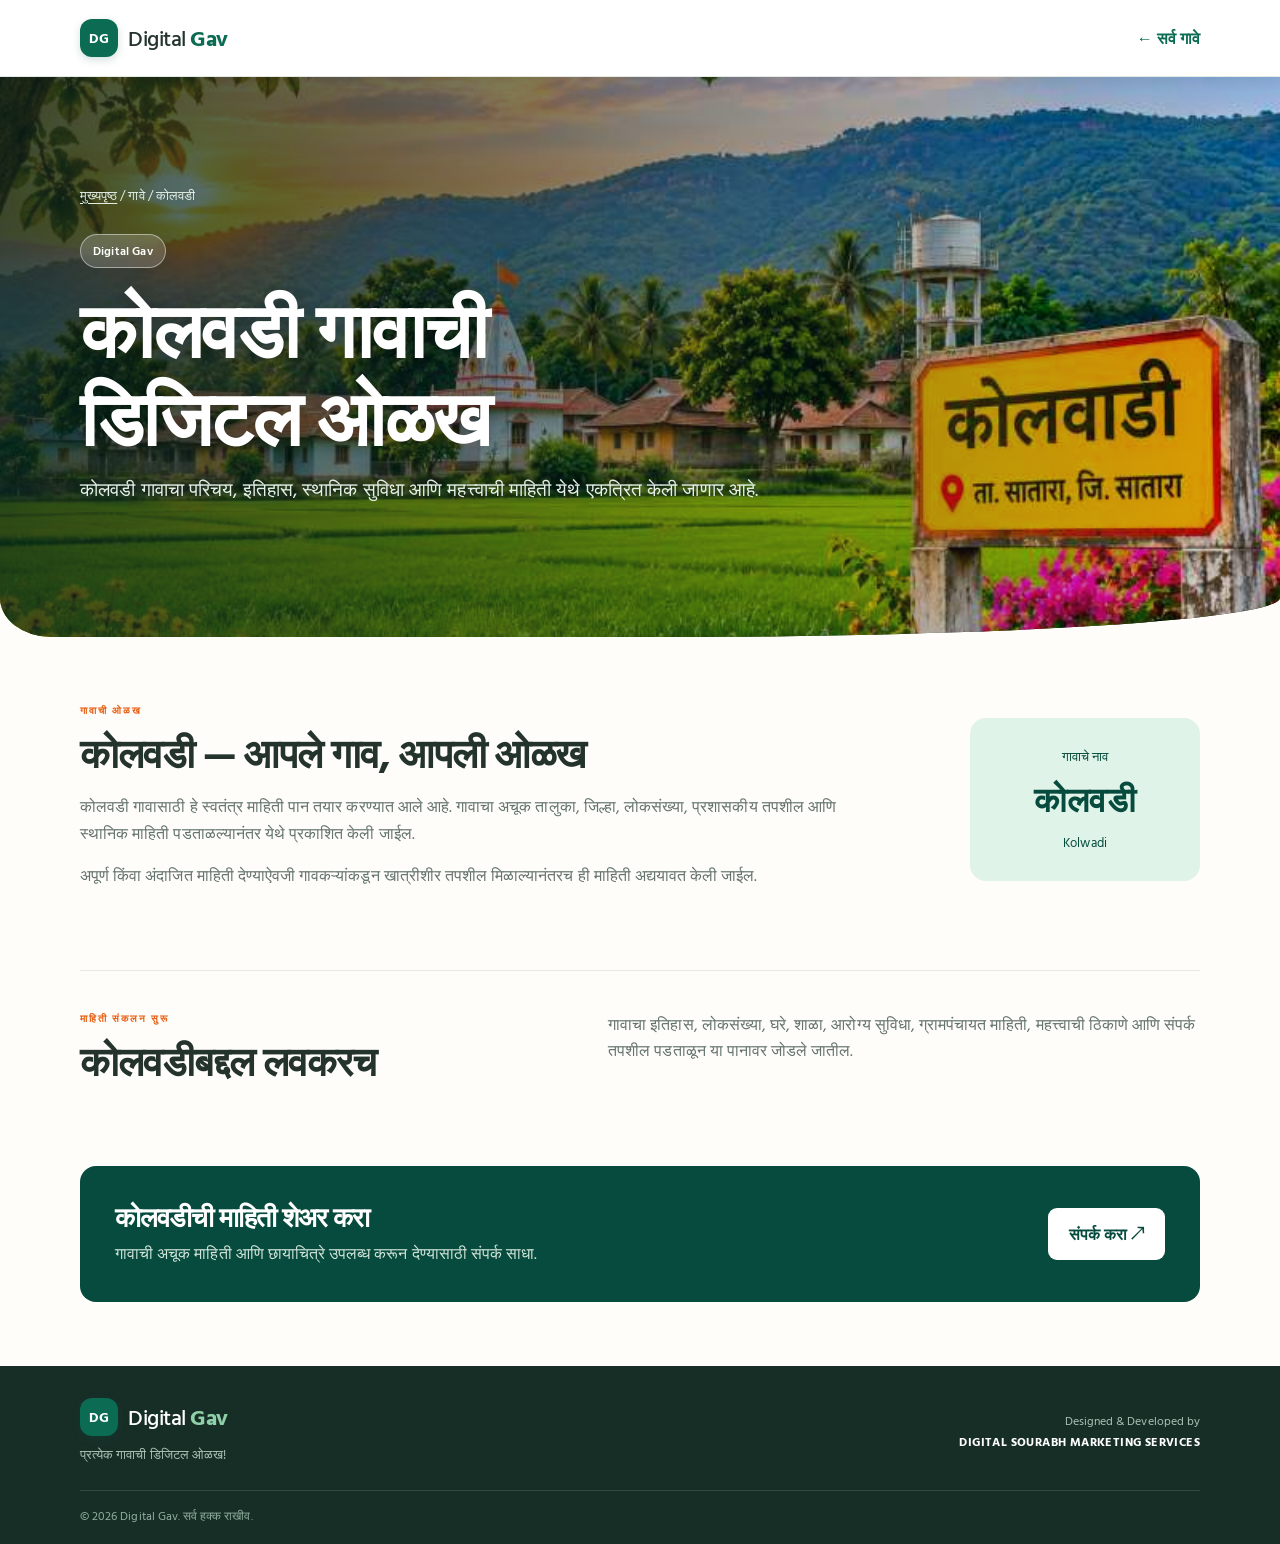
<file: villages/kolwadi.html>
<!DOCTYPE html>
<html lang="mr">
<head>
  <meta charset="UTF-8">
  <meta name="viewport" content="width=device-width, initial-scale=1.0">
  <title>कोलवडी गावाची माहिती | Digital Gav</title>
  <meta name="description" content="कोलवडी गावाची डिजिटल ओळख. गावाचा परिचय, इतिहास, लोकसंख्या, सुविधा आणि महत्त्वाची ठिकाणे यांची पडताळलेली माहिती Digital Gav वर लवकरच उपलब्ध होईल.">
  <meta name="robots" content="noindex, follow">
  <link rel="canonical" href="https://digitalgav.pages.dev/villages/kolwadi.html">
  <meta name="theme-color" content="#0b6b53">
  <meta property="og:type" content="article">
  <meta property="og:locale" content="mr_IN">
  <meta property="og:site_name" content="Digital Gav">
  <meta property="og:title" content="कोलवडी गावाची माहिती | Digital Gav">
  <meta property="og:description" content="कोलवडी गावाची डिजिटल ओळख — पडताळलेली माहिती लवकरच.">
  <meta property="og:url" content="https://digitalgav.pages.dev/villages/kolwadi.html">
  <meta property="og:image" content="https://digitalgav.pages.dev/assets/images/Kolwadi.jpg">
  <meta property="og:image:alt" content="कोलवडी गावाचे छायाचित्र">
  <link rel="preconnect" href="https://fonts.googleapis.com">
  <link rel="preconnect" href="https://fonts.gstatic.com" crossorigin>
  <link href="https://fonts.googleapis.com/css2?family=Hind+Vadodara:wght@400;500;600;700&display=swap" rel="stylesheet">
  <link rel="stylesheet" href="../style.css">
  <link rel="stylesheet" href="../village-page.css">
</head>
<body>
  <header class="site-header"><nav class="nav container" aria-label="मुख्य मेनू">
    <a class="brand" href="../index.html"><span class="brand-mark">DG</span><span>Digital <strong>Gav</strong></span></a>
    <a class="village-back" href="../index.html#villages">← सर्व गावे</a>
  </nav></header>
  <main>
    <section class="village-hero">
      <img src="../assets/images/Kolwadi.jpg" alt="कोलवडी गावाचे दृश्य" fetchpriority="high">
      <div class="village-hero-shade"></div>
      <div class="container village-hero-content">
        <p class="breadcrumb"><a href="../index.html">मुख्यपृष्ठ</a> / गावे / कोलवडी</p>
        <span class="village-tag">Digital Gav</span>
        <h1>कोलवडी गावाची डिजिटल ओळख</h1>
        <p>कोलवडी गावाचा परिचय, इतिहास, स्थानिक सुविधा आणि महत्त्वाची माहिती येथे एकत्रित केली जाणार आहे.</p>
      </div>
    </section>
    <section class="container village-content">
      <div class="village-intro">
        <div><span class="section-kicker">गावाची ओळख</span><h2>कोलवडी — आपले गाव, आपली ओळख</h2>
          <p>कोलवडी गावासाठी हे स्वतंत्र माहिती पान तयार करण्यात आले आहे. गावाचा अचूक तालुका, जिल्हा, लोकसंख्या, प्रशासकीय तपशील आणि स्थानिक माहिती पडताळल्यानंतर येथे प्रकाशित केली जाईल.</p>
          <p>अपूर्ण किंवा अंदाजित माहिती देण्याऐवजी गावकऱ्यांकडून खात्रीशीर तपशील मिळाल्यानंतरच ही माहिती अद्ययावत केली जाईल.</p>
        </div>
        <aside class="village-fact"><span>गावाचे नाव</span><strong>कोलवडी</strong><small>Kolwadi</small></aside>
      </div>
      <section class="village-details village-coming">
        <div><span class="section-kicker">माहिती संकलन सुरू</span><h2>कोलवडीबद्दल लवकरच</h2></div>
        <p>गावाचा इतिहास, लोकसंख्या, घरे, शाळा, आरोग्य सुविधा, ग्रामपंचायत माहिती, महत्त्वाची ठिकाणे आणि संपर्क तपशील पडताळून या पानावर जोडले जातील.</p>
      </section>
      <div class="village-cta">
        <div><h2>कोलवडीची माहिती शेअर करा</h2><p>गावाची अचूक माहिती आणि छायाचित्रे उपलब्ध करून देण्यासाठी संपर्क साधा.</p></div>
        <a class="button button-light" href="https://digitalsourabh.in/" target="_blank" rel="noopener">संपर्क करा ↗</a>
      </div>
    </section>
  </main>
  <footer class="site-footer">
    <div class="container footer-inner">
      <div><a class="brand footer-brand" href="../index.html"><span class="brand-mark">DG</span><span>Digital <strong>Gav</strong></span></a><p>प्रत्येक गावाची डिजिटल ओळख!</p></div>
      <div class="credit">Designed &amp; Developed by<br><a href="https://digitalsourabh.in/" target="_blank" rel="noopener">DIGITAL SOURABH MARKETING SERVICES</a></div>
    </div>
    <div class="container copyright">© <span id="year"></span> Digital Gav. सर्व हक्क राखीव.</div>
  </footer>
  <script>document.getElementById('year').textContent = new Date().getFullYear();</script>
</body>
</html>
</file>
<file: style.css>
* { box-sizing: border-box; }
:root { --green:#0b6b53; --green-dark:#064b3d; --mint:#dff3e9; --ink:#17251f; --muted:#64736c; --cream:#f7faf7; --line:#e4ebe6; }
html { scroll-behavior:smooth; }
body { margin:0; font-family:'Hind Vadodara',sans-serif; color:var(--ink); background:#fff; line-height:1.65; }
a { color:inherit; text-decoration:none; }
.container { width:min(1120px, calc(100% - 40px)); margin:auto; }
.site-header { position:sticky; top:0; z-index:20; background:rgba(255,255,255,.94); backdrop-filter:blur(12px); border-bottom:1px solid var(--line); }
.nav { min-height:76px; display:flex; align-items:center; justify-content:space-between; }
.brand { display:inline-flex; align-items:center; gap:10px; font-size:22px; font-weight:500; letter-spacing:-.5px; }
.brand strong { color:var(--green); }
.brand-mark { width:38px; height:38px; display:grid; place-items:center; border-radius:12px; background:var(--green); color:white; font-size:14px; font-weight:700; letter-spacing:0; }
.nav-links { display:flex; align-items:center; gap:32px; font-size:15px; font-weight:500; }
.nav-links a:hover { color:var(--green); }
.nav-cta { padding:10px 18px; border-radius:9px; background:var(--green); color:white!important; }
.menu-toggle { display:none; border:0; background:none; font-size:25px; color:var(--ink); }
.hero { min-height:590px; position:relative; overflow:hidden; display:flex; align-items:center; background:linear-gradient(115deg,#f1faf4 0%,#f7fbf7 55%,#e4f4e9 100%); }
.hero-content { position:relative; z-index:2; padding-top:45px; padding-bottom:70px; }
.eyebrow,.section-kicker { color:var(--green); font-size:12px; font-weight:700; letter-spacing:2px; }
.eyebrow { display:inline-block; padding:7px 13px; border:1px solid #cce6d7; border-radius:30px; background:#ffffffa8; }
h1 { margin:22px 0 14px; font-size:clamp(48px,7vw,78px); line-height:1.12; letter-spacing:-2px; font-weight:700; }
h1 span,.intro h2 span { color:var(--green); }
.hero-content>p { max-width:580px; color:#586960; font-size:18px; margin:0; }
.hero-actions { display:flex; flex-wrap:wrap; gap:13px; margin-top:30px; }
.button { display:inline-flex; align-items:center; justify-content:center; gap:18px; padding:13px 21px; border-radius:9px; font-weight:600; transition:transform .2s,background .2s; }
.button:hover { transform:translateY(-2px); }
.button-primary { background:var(--green); color:white; box-shadow:0 8px 20px #0b6b5326; }
.button-outline { border:1px solid #bfd5c8; color:var(--green-dark); background:#ffffff9c; }
.hero-note { margin-top:34px; color:#65756c; font-size:13px; }
.pulse { display:inline-block; width:8px; height:8px; margin-right:8px; border-radius:50%; background:#35a66f; box-shadow:0 0 0 5px #35a66f20; }
.hero-decoration { position:absolute; right:0; bottom:0; width:48%; height:80%; opacity:.8; overflow:hidden; }
.sun { position:absolute; right:23%; top:14%; width:110px; height:110px; border-radius:50%; background:#f5d98b; }
.hill { position:absolute; bottom:-22%; width:90%; height:65%; border-radius:50% 50% 0 0; }
.hill-one { right:-8%; background:#b8dfc3; transform:rotate(-9deg); }
.hill-two { right:30%; bottom:-31%; background:#d1ead7; transform:rotate(10deg); }
.house { position:absolute; bottom:20%; width:105px; height:75px; background:#fff9e9; border:3px solid #d4a96d; }
.house:before { content:""; position:absolute; width:74px; height:74px; top:-43px; left:12px; background:#b96d4d; transform:rotate(45deg); z-index:-1; border-radius:5px; }
.house:after { content:""; position:absolute; bottom:0; left:40px; width:23px; height:40px; background:#b8d5c4; border:2px solid #d4a96d; }
.house-one { right:28%; }.house-two { right:8%; bottom:13%; transform:scale(.72); }
.section { padding:90px 0; }
.intro-grid { display:grid; grid-template-columns:1fr 1.2fr; gap:70px; align-items:start; margin-top:18px; }
h2 { margin:10px 0 0; font-size:clamp(34px,4vw,48px); line-height:1.2; letter-spacing:-1px; }
.intro-grid p { color:var(--muted); margin:0 0 14px; }
.intro-grid .lead { color:#34483d; font-size:19px; }
.villages-section { background:var(--cream); }
.section-heading { display:flex; justify-content:space-between; align-items:end; gap:30px; margin-bottom:32px; }
.section-heading>p { max-width:390px; margin:0; color:var(--muted); }
.search-wrap { width:min(420px,100%); display:flex; align-items:center; gap:10px; background:white; border:1px solid var(--line); border-radius:10px; padding:0 15px; margin-bottom:25px; color:var(--green); font-size:24px; }
.search-wrap input { width:100%; border:0; outline:0; padding:14px 0; font:inherit; font-size:15px; background:transparent; }
.village-grid { display:grid; grid-template-columns:repeat(3,1fr); gap:20px; }
.village-card,.add-card { background:white; border:1px solid var(--line); border-radius:14px; overflow:hidden; }
.card-art { height:155px; display:flex; align-items:center; justify-content:center; position:relative; overflow:hidden; }
.card-art-one { background:linear-gradient(135deg,#d8efdc,#a9d7b6); }
.card-art-two { background:linear-gradient(135deg,#e7efce,#b8d4a1); }
.card-art:before,.card-art:after { content:""; position:absolute; width:220px; height:110px; bottom:-70px; border-radius:50%; background:#6fa98266; }
.card-art:after { width:180px; height:90px; bottom:-60px; left:-20px; background:#4f987466; }
.card-pin { position:absolute; top:13px; left:14px; font-size:11px; background:#ffffffb8; padding:4px 10px; border-radius:20px; color:var(--green-dark); }
.card-symbol { font-size:58px; filter:drop-shadow(0 5px 3px #00000012); z-index:1; }
.card-body { padding:20px; }
.card-label { color:var(--green); font-size:11px; letter-spacing:1px; font-weight:700; }
.card-body h3,.add-card h3 { font-size:24px; margin:5px 0; }
.card-body p,.add-card p { color:var(--muted); font-size:14px; margin:0 0 13px; }
.coming-soon { display:inline-block; padding:5px 10px; border-radius:20px; background:#f0f5f1; color:#64736c; font-size:12px; }
.add-card { padding:25px; display:flex; flex-direction:column; justify-content:center; align-items:flex-start; border-style:dashed; background:#fbfdfb; }
.add-icon { width:43px; height:43px; display:grid; place-items:center; border-radius:12px; background:var(--mint); color:var(--green); font-size:27px; }
.add-card a { color:var(--green); font-weight:700; font-size:14px; }
.no-results { color:var(--muted); }
.feature-grid { display:grid; grid-template-columns:repeat(4,1fr); gap:18px; margin-top:35px; }
.feature { padding:24px 20px; border:1px solid var(--line); border-radius:13px; }
.feature>span { display:grid; place-items:center; width:45px; height:45px; border-radius:12px; background:var(--mint); font-size:22px; }
.feature h3 { margin:15px 0 5px; font-size:19px; }
.feature p { margin:0; color:var(--muted); font-size:14px; }
.contact-section { padding:70px 0; background:var(--green-dark); color:white; }
.contact-inner { display:flex; align-items:center; justify-content:space-between; gap:35px; }
.contact-section .section-kicker { color:#a6ddbd; }
.contact-section h2 { font-size:clamp(34px,4vw,46px); }
.contact-section p { color:#d0e4d8; max-width:520px; margin-bottom:0; }
.button-light { background:white; color:var(--green-dark); white-space:nowrap; }
.site-footer { background:#082f27; color:#d5e5dc; padding:32px 0 18px; }
.footer-inner { display:flex; justify-content:space-between; align-items:center; gap:25px; padding-bottom:25px; }
.footer-brand { color:white; }
.footer-brand strong { color:#8ed0a8; }
.footer-inner p { margin:8px 0 0; color:#a9c2b5; font-size:13px; }
.credit { text-align:right; color:#a9c2b5; font-size:12px; line-height:1.8; }
.credit a { color:white; font-weight:700; letter-spacing:.4px; }
.copyright { border-top:1px solid #ffffff20; padding-top:15px; color:#91afa0; font-size:12px; }
@media (max-width:800px) {
  .menu-toggle { display:block; }
  .nav-links { display:none; position:absolute; top:75px; left:0; right:0; padding:18px 22px 22px; background:white; border-bottom:1px solid var(--line); flex-direction:column; align-items:stretch; gap:14px; }
  .nav-links.open { display:flex; }
  .nav-cta { text-align:center; }
  .hero { min-height:560px; }
  .hero-decoration { width:75%; height:48%; opacity:.5; }
  .intro-grid { grid-template-columns:1fr; gap:20px; }
  .section-heading { align-items:flex-start; flex-direction:column; gap:10px; }
  .village-grid { grid-template-columns:repeat(2,1fr); }
  .feature-grid { grid-template-columns:repeat(2,1fr); }
  .contact-inner { align-items:flex-start; flex-direction:column; }
}
@media (max-width:520px) {
  .container { width:min(100% - 30px,1120px); }
  .section { padding:65px 0; }
  .hero-content { padding-top:35px; padding-bottom:55px; }
  h1 { font-size:48px; }
  .hero-content>p { font-size:16px; }
  .hero-decoration { width:100%; height:35%; }
  .village-grid,.feature-grid { grid-template-columns:1fr; }
  .footer-inner { align-items:flex-start; flex-direction:column; }
  .credit { text-align:left; }
}

/* Village photos from the repository assets folder */
.card-art { height:155px; padding:0; background:#e8f2eb; }
.card-art:before,.card-art:after { display:none; }
.village-image { display:block; width:100%; height:100%; object-fit:cover; }
.card-pin { z-index:2; }


/* Hero village photograph */
.hero {
  background:
    linear-gradient(90deg, rgba(241,250,244,.97) 0%, rgba(247,251,247,.90) 48%, rgba(228,244,233,.35) 100%),
    url("assets/images/hero-village.webp") center/cover no-repeat;
}
.hero-decoration { display:none; }
@media (max-width:800px) {
  .hero {
    background:
      linear-gradient(90deg, rgba(241,250,244,.94), rgba(247,251,247,.78)),
      url("assets/images/hero-village.webp") center/cover no-repeat;
  }
}
</file>
<file: village-page.css>
.village-back{font-weight:600;color:var(--green)}
.village-hero{min-height:430px;position:relative;display:flex;align-items:end;overflow:hidden;background:#153d31}
.village-hero>img{position:absolute;inset:0;width:100%;height:100%;object-fit:cover}
.village-hero-shade{position:absolute;inset:0;background:linear-gradient(90deg,rgba(5,35,27,.82),rgba(5,35,27,.34) 72%,rgba(5,35,27,.15))}
.village-hero-content{position:relative;z-index:1;color:#fff;padding-top:55px;padding-bottom:55px}
.breadcrumb{font-size:13px;color:#e0eee6;margin:0 0 28px}.breadcrumb a{text-decoration:underline;text-underline-offset:3px}
.village-tag{display:inline-block;padding:6px 12px;border-radius:30px;background:#ffffff25;border:1px solid #ffffff55;font-size:12px}
.village-hero h1{font-size:clamp(38px,6vw,64px);letter-spacing:-1px;margin:17px 0 10px;max-width:780px}
.village-hero-content>p:last-child{max-width:650px;color:#e6f0e9;font-size:17px;margin:0}
.village-content{padding-top:70px;padding-bottom:80px}
.village-intro{display:grid;grid-template-columns:1fr 230px;gap:40px;align-items:center;margin-bottom:65px}
.village-intro h2,.village-details h2{font-size:clamp(28px,3.5vw,40px);margin:8px 0 14px}
.village-intro p,.village-details>p{color:var(--muted);max-width:760px}
.village-fact{padding:28px;border-radius:16px;background:var(--mint);text-align:center;color:var(--green-dark)}
.village-fact span,.village-fact small{display:block;font-size:13px}.village-fact strong{display:block;font-size:34px;margin:4px 0}
.content-heading{font-size:32px;margin:6px 0 24px}
.village-stats{display:grid;grid-template-columns:repeat(3,1fr);gap:16px;margin-bottom:65px}
.village-stats article{padding:23px;border:1px solid var(--line);border-radius:14px;background:#fff}
.village-stats article>span{font-size:23px}.village-stats strong{display:block;font-size:30px;color:var(--green);margin-top:7px}.village-stats p{margin:0;color:var(--muted);font-size:14px}
.village-details{padding:32px 0;border-top:1px solid var(--line);display:grid;grid-template-columns:1fr 1.2fr;gap:35px}
.village-details dl{margin:0;display:grid;grid-template-columns:1fr 1fr;gap:0 25px}
.village-details dl div{padding:12px 0;border-bottom:1px solid var(--line)}
.village-details dt{font-size:13px;color:var(--muted)}.village-details dd{margin:3px 0 0;font-weight:600}
.village-coming>p{margin:8px 0;color:var(--muted)}
.village-cta{margin-top:35px;padding:35px;border-radius:16px;background:var(--green-dark);color:#fff;display:flex;justify-content:space-between;align-items:center;gap:25px}
.village-cta h2{font-size:27px;margin:0 0 7px}.village-cta p{color:#d0e4d8;margin:0}
@media(max-width:700px){.village-hero{min-height:390px}.village-intro,.village-details{grid-template-columns:1fr}.village-intro{gap:20px}.village-fact{max-width:260px}.village-stats{grid-template-columns:repeat(2,1fr)}.village-details dl{grid-template-columns:1fr 1fr}.village-cta{align-items:flex-start;flex-direction:column}}
@media(max-width:420px){.village-stats{gap:10px}.village-stats article{padding:16px}.village-details dl{grid-template-columns:1fr}}


/* Reusable village-page theme extensions */
.hero-source-link{display:inline-flex;margin-top:24px}
.village-section{margin:0 0 66px}
.village-section>.section-kicker{margin-bottom:8px}
.data-note{font-size:13px;color:var(--muted);padding:12px 15px;background:#f4f8f5;border-left:3px solid var(--green);border-radius:5px}
.legacy-grid{display:grid;grid-template-columns:repeat(2,minmax(0,1fr));gap:20px}
.legacy-card{padding:28px;border:1px solid var(--line);border-radius:16px;background:#fff}
.legacy-icon{font-size:30px}
.legacy-card h3{font-size:23px;margin:12px 0 5px;color:var(--green-dark)}
.legacy-subtitle{font-size:13px;color:var(--green);font-weight:600;margin:0 0 18px}
.legacy-card dl{display:grid;grid-template-columns:1fr 1fr;gap:10px;margin:0 0 18px}
.legacy-card dl div{padding:9px;background:#f6f9f6;border-radius:8px}
.legacy-card dt{font-size:12px;color:var(--muted)}
.legacy-card dd{font-size:14px;font-weight:600;margin:2px 0 0}
.legacy-card>p:not(.legacy-subtitle){font-size:14px;color:var(--muted);line-height:1.8}
.text-link{display:inline-block;color:var(--green);font-weight:700;text-underline-offset:4px;margin-top:8px}
.section-lead{color:var(--muted);max-width:760px;margin:-10px 0 24px}
.culture-grid{display:grid;grid-template-columns:repeat(4,minmax(0,1fr));gap:14px}
.culture-grid article{padding:22px 18px;border:1px solid var(--line);border-radius:14px;background:#fff}
.culture-grid article>span{font-size:27px}
.culture-grid h3{font-size:18px;margin:12px 0 8px}
.culture-grid p{font-size:14px;color:var(--muted);line-height:1.7;margin:0}
.official-grid{display:grid;grid-template-columns:repeat(4,minmax(0,1fr));gap:14px}
.official-grid article{padding:20px;border:1px solid var(--line);border-radius:12px;background:#fff}
.official-grid article>span{font-size:13px;color:var(--green);font-weight:700}
.official-grid h3{font-size:17px;margin:8px 0}
.official-grid a{font-size:14px;color:var(--green);font-weight:700;text-decoration:none}
.subsection-heading{font-size:20px;margin:30px 0 14px}
.official-grid-compact{grid-template-columns:repeat(4,minmax(0,1fr))}
.source-note{margin-top:24px}
.contact-panel{padding:34px;border-radius:18px;background:var(--green-dark);color:#fff;display:flex;align-items:center;justify-content:space-between;gap:25px}
.contact-panel h2{font-size:clamp(25px,3vw,34px);margin:8px 0}
.contact-panel p{color:#d0e4d8;margin:0;max-width:600px}
.contact-actions{display:flex;gap:10px;flex-wrap:wrap}
.button-outline-light{border:1px solid #ffffffa6;color:#fff}
@media(max-width:900px){.culture-grid{grid-template-columns:repeat(2,minmax(0,1fr))}.official-grid-compact{grid-template-columns:repeat(2,minmax(0,1fr))}}
@media(max-width:700px){.legacy-grid{grid-template-columns:1fr}.official-grid{grid-template-columns:1fr 1fr}.contact-panel{align-items:flex-start;flex-direction:column}}
@media(max-width:460px){.culture-grid,.official-grid,.official-grid-compact{grid-template-columns:1fr}.legacy-card{padding:20px}.legacy-card dl{grid-template-columns:1fr 1fr}.contact-panel{padding:24px}}


/* Health, education and local business modules — reusable across village pages */
.service-contact{display:grid;grid-template-columns:repeat(3,minmax(0,1fr));gap:14px;margin:22px 0}
.service-contact>div,.info-card,.business-grid article{padding:22px;border:1px solid var(--line);border-radius:14px;background:#fff}
.service-contact span,.info-eyebrow{font-size:12px;color:var(--green);font-weight:700}
.service-contact h3,.info-card h3,.business-grid h3{font-size:18px;margin:8px 0}
.service-contact p,.info-card p,.business-grid p{font-size:14px;color:var(--muted);line-height:1.65}
.service-contact a,.business-grid a{color:var(--green);font-weight:700;text-decoration:none}
.education-grid{display:grid;grid-template-columns:repeat(2,minmax(0,1fr));gap:16px}
.info-card h4{font-size:14px;margin:18px 0 5px}
.mini-facts{display:grid;grid-template-columns:repeat(2,minmax(0,1fr));gap:9px;margin:18px 0}
.mini-facts>div{background:#f4f8f5;border-radius:8px;padding:12px}
.mini-facts b,.mini-facts small{display:block}
.mini-facts b{font-size:19px;color:var(--green-dark)}
.mini-facts small{font-size:12px;color:var(--muted)}
.highlight-strip{margin-top:18px;padding:20px 22px;background:var(--mint);border-radius:12px}
.highlight-strip strong{color:var(--green-dark)}
.highlight-strip p{margin:7px 0 0;color:var(--muted);font-size:14px;line-height:1.7}
.business-counts{display:grid;grid-template-columns:repeat(3,minmax(0,1fr));gap:12px;margin:22px 0}
.business-counts>div{text-align:center;padding:18px;background:var(--mint);border-radius:12px}
.business-counts strong,.business-counts span{display:block}
.business-counts strong{font-size:27px;color:var(--green-dark)}
.business-counts span{font-size:13px;color:var(--muted)}
.business-grid{display:grid;grid-template-columns:repeat(4,minmax(0,1fr));gap:12px}
.business-grid article>span{font-size:12px;color:var(--green);font-weight:700}
.business-grid h3{font-size:16px}
.business-grid p{margin:5px 0}
@media(max-width:850px){.business-grid{grid-template-columns:repeat(2,minmax(0,1fr))}.service-contact{grid-template-columns:1fr 1fr}}
@media(max-width:600px){.education-grid,.service-contact{grid-template-columns:1fr}.business-grid{grid-template-columns:1fr 1fr}}
@media(max-width:390px){.business-grid,.business-counts{grid-template-columns:1fr}}


/* Digital Gav — reusable 12-section village website template */
html{scroll-behavior:smooth;scroll-padding-top:88px}
.village-hero{min-height:470px}
.village-hero .button{display:inline-flex;margin-top:22px}
.village-quick-nav{position:sticky;top:0;z-index:20;background:#fff;border-bottom:1px solid var(--line);box-shadow:0 5px 18px rgba(12,54,41,.05)}
.quick-nav-inner{display:flex;gap:7px;overflow-x:auto;padding-top:12px;padding-bottom:12px;scrollbar-width:thin}
.quick-nav-inner a{flex:0 0 auto;text-decoration:none;color:var(--green-dark);font-size:13px;font-weight:600;padding:8px 12px;border-radius:30px;background:#f1f7f3;transition:.2s}
.quick-nav-inner a:hover{background:var(--green-dark);color:#fff}
.village-content{max-width:1120px}
.village-section{margin:0 0 78px;scroll-margin-top:85px}
.village-section[id]{scroll-margin-top:85px}
.section-kicker{font-size:10px;letter-spacing:1.7px;font-weight:700;color:var(--green);text-transform:uppercase}
.content-heading{font-size:clamp(27px,3vw,36px);line-height:1.25;margin:8px 0 12px;color:#17392f}
.section-lead{font-size:15px;line-height:1.8;color:var(--muted);max-width:760px;margin:0 0 25px}
.section-heading-row{display:flex;align-items:center;justify-content:space-between}
.heading-symbol{font-size:42px;background:var(--mint);width:76px;height:76px;display:grid;place-items:center;border-radius:22px}
.about-layout{display:grid;grid-template-columns:1.2fr .8fr;gap:30px;align-items:stretch}
.about-copy{font-size:15px;line-height:1.9;color:var(--muted)}
.about-points{display:flex;flex-wrap:wrap;gap:10px;margin-top:18px}
.about-points span{padding:8px 12px;background:var(--mint);border-radius:30px;color:var(--green-dark);font-size:12px;font-weight:600}
.photo-placeholder{min-height:210px;border:1px dashed #9bbdaf;border-radius:18px;background:linear-gradient(135deg,#edf6f0,#dcece3);display:flex;flex-direction:column;align-items:center;justify-content:center;text-align:center;padding:24px;color:var(--green-dark)}
.photo-placeholder>span{font-size:38px;margin-bottom:10px}
.photo-placeholder strong{font-size:16px}
.photo-placeholder small{font-size:12px;color:#638477;margin-top:5px}
.about-photo{min-height:250px}
.wide-placeholder{min-height:180px;margin-top:22px}
.feature-grid{display:grid;grid-template-columns:repeat(4,minmax(0,1fr));gap:15px}
.feature-card{padding:22px 19px;border:1px solid var(--line);border-radius:16px;background:#fff;transition:transform .2s,box-shadow .2s}
.feature-card:hover,.info-card:hover,.business-grid article:hover{transform:translateY(-3px);box-shadow:0 12px 30px rgba(12,54,41,.08)}
.feature-card>span{font-size:27px}
.feature-card h3{font-size:17px;margin:13px 0 7px;color:#17392f}
.feature-card p{font-size:13px;line-height:1.75;color:var(--muted);margin:0}
.village-stats{margin:20px 0 32px;grid-template-columns:repeat(3,minmax(0,1fr))}
.village-stats article{box-shadow:0 5px 18px rgba(12,54,41,.035)}
.village-details{margin-top:22px}
.village-details h3{font-size:25px;margin:8px 0}
.data-note,.placeholder-note{font-size:12px;line-height:1.7;color:var(--muted);padding:12px 15px;background:#f4f8f5;border-left:3px solid var(--green);border-radius:5px}
.placeholder-note{background:#fff9e9;border-color:#d6a84e}
.education-grid{display:grid;grid-template-columns:repeat(2,minmax(0,1fr));gap:16px}
.info-card{padding:24px;border:1px solid var(--line);border-radius:16px;background:#fff}
.info-card h3{font-size:20px;margin:9px 0}
.info-card p{font-size:14px;line-height:1.7;color:var(--muted)}
.info-eyebrow{font-size:11px;color:var(--green);font-weight:700}
.mini-facts{display:grid;grid-template-columns:repeat(2,minmax(0,1fr));gap:9px;margin:18px 0}
.mini-facts>div{background:#f1f7f3;border-radius:10px;padding:12px}
.mini-facts b,.mini-facts small{display:block}
.mini-facts b{font-size:20px;color:var(--green-dark)}
.mini-facts small{font-size:11px;color:var(--muted)}
.info-card h4{font-size:14px;margin:18px 0 5px}
.contact-mini-grid{display:grid;grid-template-columns:repeat(3,minmax(0,1fr));gap:12px;margin:20px 0}
.contact-mini-grid article{padding:18px;border:1px solid var(--line);border-radius:12px}
.contact-mini-grid small,.contact-mini-grid strong,.contact-mini-grid span{display:block}
.contact-mini-grid small{font-size:11px;color:var(--green);font-weight:700}
.contact-mini-grid strong{font-size:15px;margin:7px 0}
.contact-mini-grid span{font-size:12px;color:var(--muted)}
.legacy-grid{display:grid;grid-template-columns:repeat(2,minmax(0,1fr));gap:18px}
.legacy-card{padding:25px;border:1px solid var(--line);border-radius:16px;background:#fff}
.legacy-icon{font-size:30px}
.legacy-card h3{font-size:21px;margin:12px 0 5px;color:var(--green-dark)}
.legacy-subtitle{font-size:12px;color:var(--green);font-weight:600;margin:0 0 16px}
.legacy-card dl{display:grid;grid-template-columns:1fr 1fr;gap:8px;margin:0 0 16px}
.legacy-card dl div{padding:9px;background:#f4f8f5;border-radius:8px}
.legacy-card dt{font-size:11px;color:var(--muted)}
.legacy-card dd{font-size:13px;font-weight:600;margin:2px 0 0}
.legacy-card>p:not(.legacy-subtitle){font-size:13px;color:var(--muted);line-height:1.8}
.official-grid{display:grid;grid-template-columns:repeat(3,minmax(0,1fr));gap:13px}
.official-grid article{padding:19px;border:1px solid var(--line);border-radius:13px;background:#fff}
.official-grid article>span{font-size:12px;color:var(--green);font-weight:700}
.official-grid h3{font-size:16px;margin:8px 0}
.official-grid a{font-size:13px;color:var(--green);font-weight:700;text-decoration:none}
.official-grid-compact{grid-template-columns:repeat(4,minmax(0,1fr))}
.subsection-heading{font-size:19px;margin:28px 0 13px}
.business-counts{display:grid;grid-template-columns:repeat(3,minmax(0,1fr));gap:12px;margin:20px 0}
.business-counts>div{text-align:center;padding:18px;background:var(--mint);border-radius:13px}
.business-counts strong,.business-counts span{display:block}
.business-counts strong{font-size:27px;color:var(--green-dark)}
.business-counts span{font-size:12px;color:var(--muted)}
.business-grid{display:grid;grid-template-columns:repeat(4,minmax(0,1fr));gap:12px}
.business-grid article{padding:19px;border:1px solid var(--line);border-radius:14px;background:#fff}
.business-grid article>span{font-size:11px;color:var(--green);font-weight:700}
.business-grid h3{font-size:15px;margin:9px 0 5px}
.business-grid p{font-size:12px;color:var(--muted);margin:0}
.contact-panel{padding:34px;border-radius:18px;background:var(--green-dark);color:#fff;display:flex;align-items:center;justify-content:space-between;gap:25px}
.contact-panel h2{font-size:clamp(25px,3vw,34px);margin:8px 0}
.contact-panel p{color:#d0e4d8;margin:0;max-width:580px;line-height:1.8}
.contact-panel .section-kicker{color:#9bd5bc}
.contact-placeholder{min-width:245px;min-height:135px;padding:20px;border:1px solid #ffffff50;border-radius:14px;display:flex;flex-direction:column;align-items:center;justify-content:center;text-align:center}
.contact-placeholder>span{font-size:28px}
.contact-placeholder strong{font-size:14px;margin:8px 0}
.contact-placeholder small{font-size:11px;color:#c4ded2}
.template-note{text-align:center;color:var(--muted);font-size:12px;padding:0 0 35px}
@media(max-width:900px){.feature-grid{grid-template-columns:repeat(2,minmax(0,1fr))}.business-grid{grid-template-columns:repeat(2,minmax(0,1fr))}.official-grid-compact{grid-template-columns:repeat(2,minmax(0,1fr))}}
@media(max-width:700px){.village-hero{min-height:400px}.about-layout,.village-details{grid-template-columns:1fr}.about-photo{min-height:190px}.education-grid,.legacy-grid{grid-template-columns:1fr}.contact-mini-grid{grid-template-columns:1fr 1fr}.contact-panel{align-items:flex-start;flex-direction:column}.contact-placeholder{width:100%}}
@media(max-width:480px){.village-content{padding-top:42px}.village-stats{grid-template-columns:repeat(2,minmax(0,1fr));gap:10px}.village-stats article{padding:16px}.feature-grid,.business-grid,.official-grid,.official-grid-compact,.contact-mini-grid{grid-template-columns:1fr}.business-counts{gap:7px}.business-counts>div{padding:13px 6px}.business-counts strong{font-size:22px}.legacy-card{padding:19px}.legacy-card dl{grid-template-columns:1fr 1fr}.contact-panel{padding:24px}.quick-nav-inner a{font-size:12px;padding:7px 10px}}


/* Visual refresh inspired by the reference village website:
   warm canvas, saffron accents, image-led sections and lively cards. */
:root{
  --dg-orange:#f47721;
  --dg-orange-deep:#e85f13;
  --dg-cream:#fffaf3;
  --dg-ink:#24342d;
}
body{background:#fffdfa;color:var(--dg-ink)}
.site-header{background:#fff;box-shadow:0 2px 14px rgba(40,34,20,.07)}
.brand-mark{box-shadow:0 3px 9px rgba(8,91,70,.18)}
.village-hero{min-height:520px;background:#253c2f}
.village-hero>img{filter:saturate(1.12) contrast(1.03)}
.village-hero-shade{background:linear-gradient(90deg,rgba(20,28,19,.78),rgba(20,28,19,.32) 62%,rgba(20,28,19,.12)),linear-gradient(0deg,rgba(20,28,19,.2),transparent 45%)}
.village-hero h1{text-shadow:0 3px 18px rgba(0,0,0,.24);font-weight:700}
.village-tag{background:rgba(255,255,255,.17);backdrop-filter:blur(8px);border-color:#ffffff75}
.village-hero .button{background:var(--dg-orange);border-color:var(--dg-orange);color:#fff;border-radius:8px;font-weight:700;box-shadow:0 5px 16px #0002}
.village-quick-nav{border-bottom:2px solid #f4e7d9}
.quick-nav-inner a{background:#fff5e9;color:#91430f;border:1px solid #f7dfc7}
.quick-nav-inner a:hover,.quick-nav-inner a:focus{background:var(--dg-orange);border-color:var(--dg-orange);color:#fff}
.village-content{max-width:1160px;padding-top:58px}
.village-section{margin:0 0 76px;padding:0 0 8px}
.section-kicker{color:var(--dg-orange-deep);font-size:10px;letter-spacing:1.8px}
.content-heading{color:#263a30;font-weight:700}
.section-lead{color:#6e786f}
.section-heading-row{margin-bottom:12px}
.heading-symbol{background:#fff0df;color:var(--dg-orange)}
.village-stats article,.feature-card,.info-card,.legacy-card,.official-grid article,.business-grid article,.contact-mini-grid article{
  border:1px solid #f0e4d8;border-radius:16px;box-shadow:0 4px 15px rgba(74,49,26,.045);transition:transform .22s ease,box-shadow .22s ease,border-color .22s ease
}
.village-stats article:hover,.feature-card:hover,.info-card:hover,.legacy-card:hover,.official-grid article:hover,.business-grid article:hover{
  transform:translateY(-4px);box-shadow:0 13px 28px rgba(74,49,26,.10);border-color:#f2c49c
}
.village-stats article>span,.feature-card>span{display:inline-grid;place-items:center;width:42px;height:42px;border-radius:13px;background:#fff2e4}
.village-stats strong{color:#08785b}
.feature-card{position:relative;overflow:hidden;padding:24px 21px}
.feature-card:before{content:"";position:absolute;top:0;left:0;width:100%;height:3px;background:linear-gradient(90deg,var(--dg-orange),#ffbf65)}
.feature-card h3{color:#263a30}
.info-card,.legacy-card{background:linear-gradient(180deg,#fff 0%,#fffdfa 100%)}
.info-eyebrow{display:inline-block;padding:5px 9px;border-radius:30px;background:#fff0df;color:#b94d0d}
.mini-facts>div{background:#f8f5ed;border:1px solid #eee7d9}
.mini-facts b{color:#176c52}
.legacy-card{border-top:3px solid var(--dg-orange)}
.legacy-icon{display:inline-grid;place-items:center;width:48px;height:48px;border-radius:15px;background:#fff0df}
.legacy-card dl div{background:#f8f5ed}
.official-grid article{border-top:3px solid #f3a14f}
.official-grid article>span{color:var(--dg-orange-deep)}
.official-grid a,.business-grid a{display:inline-block;margin-top:8px;padding:6px 11px;border-radius:30px;background:#fff0df;color:#a8490c}
.business-counts>div{background:linear-gradient(135deg,#fff0df,#fff8ee);border:1px solid #f4dfca}
.business-counts strong{color:#d95b16}
.business-grid article{position:relative;overflow:hidden}
.business-grid article>span{display:inline-block;padding:5px 8px;background:#f0f7f2;border-radius:30px;color:#176c52}
.photo-placeholder{background:linear-gradient(135deg,#fff3e5,#f4f7ec);border:1px dashed #e7b98f;color:#9a4b19;border-radius:18px}
.photo-placeholder small{color:#8c7967}
.data-note{background:#fff6eb;border-left-color:var(--dg-orange);color:#756657}
.placeholder-note{background:#fff9ef;border-left-color:#e7a14b}
.contact-panel{background:linear-gradient(120deg,#075b46,#0b7659);box-shadow:0 12px 28px rgba(7,91,70,.16)}
.contact-panel .section-kicker{color:#ffc18b}
.contact-placeholder{background:#ffffff0d;border-color:#ffffff60}
.template-note{color:#9a8878}
.site-footer{background:#172e27}
.footer-brand{color:#fff}
@media(max-width:700px){
 .village-hero{min-height:430px}
 .village-hero-content{padding-top:48px;padding-bottom:42px}
 .village-content{padding-top:42px}
 .village-section{margin-bottom:58px}
 .section-lead{font-size:14px}
 .feature-card{padding:19px 16px}
}
@media(max-width:420px){
 .village-hero h1{font-size:36px}
 .village-quick-nav .container{padding-left:12px;padding-right:12px}
 .village-stats article{border-radius:13px}
}

/* Local business horizontal carousel - shared reusable village component */
.business-heading-row{display:flex;align-items:flex-end;justify-content:space-between;gap:18px;margin-bottom:20px}
.business-slider-controls{display:flex;gap:9px;flex-shrink:0}
.business-slider-controls button{width:42px;height:42px;border:0;border-radius:50%;background:#087653;color:#fff;font-size:28px;line-height:1;cursor:pointer;box-shadow:0 5px 14px #08765330}
.business-slider-controls button:hover{background:#f47721}
.business-counts{display:flex;gap:12px;margin:20px 0}
.business-counts>div{flex:1;display:flex;align-items:center;gap:12px;padding:14px 18px;border-radius:13px}
.business-counts strong{font-size:23px;font-weight:700}
.business-counts span{font-size:13px;color:#6e786f}
.business-slider{overflow-x:auto;overflow-y:hidden;scroll-snap-type:x mandatory;scroll-behavior:smooth;padding:5px 3px 20px;scrollbar-width:thin;scrollbar-color:#e7a15b #f8f1e8}
.business-track{display:flex;gap:18px;width:max-content;align-items:stretch}
.business-slide{width:270px;flex:0 0 270px;scroll-snap-align:start;overflow:hidden;border:1px solid #eee0d2;border-radius:15px;background:#fff;box-shadow:0 5px 17px rgba(42,38,27,.09);transition:transform .2s ease,box-shadow .2s ease}
.business-slide:hover{transform:translateY(-4px);box-shadow:0 12px 26px rgba(42,38,27,.14)}
.business-photo{height:154px;display:flex;flex-direction:column;align-items:center;justify-content:center;gap:9px;font-size:45px;color:#145b43;background:linear-gradient(135deg,#eaf5e9,#fff0df)}
.business-photo small{font-size:13px;font-weight:700;color:#425d4d}
.business-photo-farm,.business-photo-grain,.business-photo-crops{background:linear-gradient(135deg,#e4f2d8,#f8edcf)}
.business-photo-dairy,.business-photo-lassi{background:linear-gradient(135deg,#e9f4fa,#fff3e0)}
.business-photo-construction,.business-photo-pg,.business-photo-tools{background:linear-gradient(135deg,#e9edf4,#f9e9d7)}
.business-photo-sports{background:linear-gradient(135deg,#dcefe4,#dce8f8)}
.business-photo-photo,.business-photo-decor,.business-photo-beauty,.business-photo-jewels{background:linear-gradient(135deg,#fbe6ee,#fff2df)}
.business-photo-electric,.business-photo-career,.business-photo-water{background:linear-gradient(135deg,#e5f3f0,#eef0ff)}
.business-card-body{padding:15px 16px 17px;display:flex;flex-direction:column;min-height:170px}
.business-card-body>span{font-size:11px;letter-spacing:.2px;color:#087653;font-weight:700}
.business-card-body h3{font-size:17px;line-height:1.4;margin:7px 0;color:#e66c18}
.business-card-body p{font-size:13px;line-height:1.55;color:#66736b;margin:0 0 12px}
.business-actions{margin-top:auto;display:flex;align-items:center;gap:8px}
.business-call{display:inline-flex;align-items:center;gap:7px;padding:9px 13px;border-radius:9px;background:#087653;color:#fff;font-size:13px;font-weight:700;text-decoration:none}
.business-call:hover{background:#f47721}
.contact-pending{font-size:11px;color:#8b7968;background:#f8f4ed;border-radius:7px;padding:7px 9px}
.business-slider-hint{text-align:center;color:#8a8176;font-size:12px;margin:0 0 15px}
@media(max-width:600px){
 .business-heading-row{align-items:center}
 .business-slider-controls button{width:36px;height:36px}
 .business-counts{gap:7px}
 .business-counts>div{padding:11px 8px;gap:6px;flex-direction:column;text-align:center}
 .business-counts strong{font-size:19px}
 .business-counts span{font-size:11px}
 .business-slide{width:245px;flex-basis:245px}
 .business-photo{height:140px}
}
@media(prefers-reduced-motion:reduce){.business-slider{scroll-behavior:auto}.business-slide{transition:none}}

/* Visual QA refinements: village-specific sections and seamless business loop */
.village-section{margin:0 0 58px;scroll-margin-top:90px}
.village-content{padding-top:52px;padding-bottom:64px}
.village-hero{min-height:430px}
.village-hero h1{line-height:1.12}
.village-quick-nav{background:rgba(255,255,255,.97)}
.quick-nav-inner{scrollbar-width:none}
.quick-nav-inner::-webkit-scrollbar{display:none}
.farm-feature{display:grid;grid-template-columns:.75fr 1.25fr;gap:28px;align-items:center;padding:26px;border:1px solid #eadfce;border-radius:18px;background:linear-gradient(120deg,#fff8ec,#f1f7eb);margin:18px 0}
.farm-illustration{min-height:190px;border-radius:14px;background:linear-gradient(135deg,#f7df9d,#e5f1d9);display:flex;align-items:center;justify-content:center;flex-direction:column;font-size:70px}
.farm-illustration span{font-size:27px}
.farm-feature h3{font-size:24px;color:#e76e19;margin:8px 0}
.farm-feature p{font-size:15px;line-height:1.8;color:#5c6d62}
.source-badge{display:inline-block;padding:7px 12px;background:#e0f2e5;color:#087448;border-radius:30px;font-size:12px;font-weight:700}
.farm-grid{margin-top:20px}
.scheme-grid{display:grid;grid-template-columns:repeat(4,minmax(0,1fr));gap:14px}
.scheme-grid article{padding:22px 18px;border:1px solid #eee3d7;border-radius:15px;background:#fff;box-shadow:0 5px 16px rgba(50,40,25,.05)}
.scheme-grid article>span{font-size:30px}
.scheme-grid h3{font-size:17px;color:#df6c19;margin:12px 0 8px}
.scheme-grid p{font-size:13px;line-height:1.7;color:var(--muted);margin:0}
.business-slider{scrollbar-width:none;overscroll-behavior-x:contain}
.business-slider::-webkit-scrollbar{display:none}
.business-track{will-change:transform}
.business-slide{min-height:320px}
.business-card-body h3{overflow-wrap:anywhere}
.data-note{margin-top:18px}
@media(max-width:850px){.scheme-grid{grid-template-columns:repeat(2,minmax(0,1fr))}}
@media(max-width:650px){
 .village-content{padding:34px 16px 48px}
 .village-hero{min-height:350px}
 .village-hero-content{padding-top:42px;padding-bottom:42px}
 .village-hero h1{font-size:clamp(34px,9vw,48px)}
 .village-hero-content>p:last-child{font-size:14px;line-height:1.7}
 .village-section{margin-bottom:44px}
 .content-heading{font-size:27px}
 .section-lead{font-size:14px;line-height:1.65}
 .about-layout,.farm-feature{grid-template-columns:1fr}
 .farm-illustration{min-height:145px;font-size:56px}
 .scheme-grid{grid-template-columns:1fr 1fr;gap:10px}
 .scheme-grid article{padding:16px 13px}
 .scheme-grid h3{font-size:15px}
 .business-slide{width:250px;flex-basis:250px;min-height:300px}
}
@media(max-width:390px){
 .scheme-grid{grid-template-columns:1fr}
 .business-slide{width:235px;flex-basis:235px}
}
@media(prefers-reduced-motion:reduce){html{scroll-behavior:auto}.business-slider{scroll-behavior:auto}}


/* Business directory: temporary call number + map actions */
.business-actions{display:flex;align-items:center;gap:8px;flex-wrap:wrap;margin-top:auto}
.business-call,.business-location{display:inline-flex;align-items:center;justify-content:center;gap:7px;min-height:39px;padding:9px 13px;border-radius:9px;font-size:13px;font-weight:700;text-decoration:none;transition:background .2s ease,transform .2s ease}
.business-call{background:#087653;color:#fff}
.business-call:hover{background:#f47721;transform:translateY(-1px)}
.business-location{background:#fff;color:#087653;border:1px solid #087653}
.business-location:hover{background:#eaf5ef;transform:translateY(-1px)}
@media(max-width:600px){.business-call,.business-location{padding:9px 11px;font-size:12px}}


/* Redesigned contact/location section — responsive and reusable */
.contact-panel{
  display:grid;
  grid-template-columns:minmax(0,1.45fr) minmax(280px,.8fr);
  align-items:center;
  gap:clamp(24px,5vw,64px);
  padding:clamp(26px,5vw,58px);
  min-width:0;
  overflow:hidden;
  border-radius:24px;
  background:linear-gradient(120deg,#075c48 0%,#08765a 58%,#0b8064 100%);
  box-shadow:0 18px 42px rgba(5,83,62,.14);
}
.contact-copy{min-width:0}
.contact-panel .section-kicker{display:inline-block;color:#ffd29b;font-size:11px;letter-spacing:2px;font-weight:700}
.contact-panel h2{margin:12px 0 14px;font-size:clamp(27px,4vw,46px);line-height:1.25;overflow-wrap:anywhere}
.contact-panel p{margin:0;color:#d8eee5;line-height:1.85;font-size:clamp(14px,1.6vw,18px)}
.contact-location-card{
  min-width:0;
  padding:clamp(22px,3vw,34px);
  border:1px solid rgba(255,255,255,.28);
  border-radius:20px;
  background:rgba(255,255,255,.09);
  display:flex;
  flex-direction:column;
  align-items:center;
  text-align:center;
}
.contact-pin{font-size:34px;line-height:1;margin-bottom:16px}
.contact-card-label{color:#c5e8d9;font-size:12px;font-weight:700;letter-spacing:1px}
.contact-location-card strong{font-size:clamp(19px,2.2vw,25px);color:#fff;margin:8px 0 3px}
.contact-location-card p{font-size:14px;color:#d8eee5;line-height:1.6}
.contact-map-button{
  display:inline-flex;align-items:center;justify-content:center;gap:10px;
  margin-top:22px;padding:12px 20px;border-radius:10px;
  background:#fff;color:#08664e;text-decoration:none;font-size:14px;font-weight:700;
  transition:transform .2s ease,background .2s ease;
}
.contact-map-button:hover{transform:translateY(-2px);background:#fff2df}
@media(max-width:760px){
  .contact-panel{grid-template-columns:1fr;gap:24px;padding:26px}
  .contact-location-card{width:100%}
}


/* About section refresh: village map panel + story, reusable across village pages */
.about-map-layout{
  display:grid;
  grid-template-columns:minmax(300px,.92fr) minmax(0,1.08fr);
  gap:clamp(28px,4vw,46px);
  align-items:center;
}
.village-map-card{
  min-width:0;padding:24px 22px 20px;background:#fff;border:1px solid #f5d7c2;
  border-radius:22px;box-shadow:0 5px 20px rgba(170,91,35,.12);text-align:center;
}
.map-card-heading{display:flex;justify-content:center;align-items:center;gap:13px;margin-bottom:14px;text-align:left}
.map-card-icon{display:grid;place-items:center;width:52px;height:52px;flex:0 0 52px;border-radius:50%;background:#ff6900;color:#fff;font-size:25px}
.map-card-heading h2{font-size:23px;line-height:1.2;margin:0;color:#172f27}
.map-card-heading p{font-size:13px;color:#7b817d;margin:4px 0 0}
.village-map-preview{
  display:block;width:min(100%,360px);height:265px;margin:0 auto 16px;padding:7px;
  border:1px solid #d6d6d6;border-radius:12px;background:#fff;overflow:hidden;
}
.village-map-preview img{display:block;width:100%;height:100%;object-fit:contain}
.map-download-button{
  display:inline-flex;align-items:center;justify-content:center;gap:8px;
  max-width:100%;padding:12px 18px;border-radius:7px;background:#123bff;color:#fff;
  text-decoration:none;font-size:14px;font-weight:700;line-height:1.45;
}
.map-download-button:hover{background:#092ac7}
.map-facts{
  display:grid;grid-template-columns:1fr 1fr;gap:15px 20px;margin:20px auto 0;
  max-width:520px;padding:16px 20px;background:#ffe5d5;border:1px solid #e6c7b5;border-radius:18px;text-align:left;
}
.map-facts>div{display:flex;align-items:center;gap:12px;min-width:0}
.map-fact-icon{display:grid;place-items:center;width:42px;height:42px;flex:0 0 42px;border-radius:50%;color:#fff;font-size:19px}
.map-fact-icon.orange{background:#ff6900}.map-fact-icon.pink{background:#ed00c8}.map-fact-icon.blue{background:#152cff}.map-fact-icon.green{background:#07834f}
.map-facts p{margin:0;min-width:0}.map-facts strong,.map-facts small{display:block}.map-facts strong{font-size:16px;color:#171717}.map-facts small{font-size:13px;color:#65716b;margin-top:3px}
.map-source-note{margin:12px 0 0;color:#8a8178;font-size:10px;line-height:1.5}
.about-main-copy{min-width:0;color:#53645b;font-size:16px;line-height:1.9}
.about-main-copy .section-kicker{display:inline-block;padding:5px 12px;border-radius:30px;background:#ff6900;color:#fff;letter-spacing:1.4px;font-weight:700}
.about-title{font-size:clamp(34px,4vw,52px);color:#f47700;margin:20px 0 0}
.about-title-rule{width:210px;margin:3px 0 18px;border-bottom:4px solid #bd00f5;color:#56616b;text-align:center;line-height:0;font-size:20px}
.about-location-line{font-weight:700;color:#17251f;margin:0 0 20px}
.about-main-copy>p:not(.about-location-line){margin:0 0 18px}
.about-mission{color:#08734f;font-weight:700}
.about-values-grid{display:grid;grid-template-columns:repeat(4,minmax(0,1fr));gap:12px;margin-top:22px}
.about-values-grid article{min-width:0;padding:16px 12px;border:1px solid #e6e0d8;border-radius:14px;background:#fff;box-shadow:0 3px 10px rgba(0,0,0,.12);text-align:center}
.about-values-grid article>span{display:grid;place-items:center;width:40px;height:40px;margin:0 auto 10px;border-radius:50%;background:#ff6900;color:#fff;font-size:20px}
.about-values-grid article:nth-child(2)>span{background:#0b8752}
.about-values-grid article:nth-child(3)>span{background:#e600c8}
.about-values-grid article:nth-child(4)>span{background:#152cff}
.about-values-grid h3{font-size:15px;line-height:1.35;margin:0 0 7px;color:#17251f}
.about-values-grid p{font-size:12px;line-height:1.55;color:#7c746d;margin:0}
@media(max-width:900px){
 .about-map-layout{grid-template-columns:1fr 1fr;gap:22px}
 .about-values-grid{grid-template-columns:repeat(2,minmax(0,1fr))}
}
@media(max-width:680px){
 .about-map-layout{grid-template-columns:1fr}
 .village-map-card{max-width:520px;width:100%;margin:0 auto}
 .about-title{font-size:34px}
 .about-values-grid{grid-template-columns:repeat(2,minmax(0,1fr))}
 .village-map-preview{height:235px}
}


/* Simple, original, reusable About section — iconography uses inline SVG */
.about-simple-heading{display:flex;align-items:center;justify-content:space-between;gap:20px;margin-bottom:28px}
.about-simple-heading .content-heading{margin:8px 0 3px}
.about-simple-heading>div>p{margin:0;color:#718078;font-size:16px}
.about-heading-icon{display:grid;place-items:center;width:58px;height:58px;border-radius:18px;background:#eaf5ee;color:#087653;flex:0 0 auto}
.about-heading-icon svg{width:27px;height:27px;fill:none;stroke:currentColor;stroke-width:1.8;stroke-linecap:round;stroke-linejoin:round}
.about-simple-layout{display:grid;grid-template-columns:minmax(280px,.82fr) minmax(0,1.18fr);gap:clamp(24px,4vw,48px);align-items:center}
.about-map-card{padding:22px;background:#fff;border:1px solid #e8eee9;border-radius:18px;box-shadow:0 5px 20px rgba(24,57,42,.07);text-align:center}
.about-map-title{display:flex;align-items:center;justify-content:center;gap:12px;margin-bottom:15px;text-align:left}
.about-line-icon{display:grid;place-items:center;width:42px;height:42px;border-radius:13px;background:#fff1e7;color:#e96b19}
.about-line-icon svg,.about-map-link svg,.about-place svg{width:21px;height:21px;fill:none;stroke:currentColor;stroke-width:1.8;stroke-linecap:round;stroke-linejoin:round}
.about-map-title h3{margin:0;color:#20372d;font-size:20px}
.about-map-title p{margin:2px 0 0;color:#89938d;font-size:13px}
.about-map-image{display:block;height:225px;padding:8px;border:1px solid #e6e9e6;border-radius:12px;background:#fafbf9}
.about-map-image img{width:100%;height:100%;object-fit:contain}
.about-map-link{display:inline-flex;align-items:center;justify-content:center;gap:8px;margin:14px 0 2px;padding:10px 16px;border-radius:9px;background:#087653;color:#fff;text-decoration:none;font-size:14px;font-weight:700}
.about-map-meta{display:grid;grid-template-columns:repeat(2,minmax(0,1fr));gap:12px;margin-top:18px;padding:15px;background:#f4f8f4;border-radius:12px;text-align:left}
.about-map-meta span{display:flex;flex-direction:column;gap:2px}
.about-map-meta b{font-size:12px;color:#77847b;font-weight:500}
.about-map-meta strong{font-size:15px;color:#173d2e}
.about-simple-copy{min-width:0;color:#63736a;font-size:16px;line-height:1.85}
.about-simple-copy>p{margin:0 0 16px}
.about-simple-copy .about-place{display:flex;align-items:center;gap:8px;color:#26372e;font-weight:700}
.about-place svg{flex:0 0 auto;color:#e96b19}
.about-simple-values{display:grid;grid-template-columns:repeat(2,minmax(0,1fr));gap:12px;margin-top:22px}
.about-simple-values article{display:flex;align-items:center;gap:12px;padding:14px;border:1px solid #e8eee9;border-radius:12px;background:#fff}
.about-value-icon{display:grid;place-items:center;width:42px;height:42px;flex:0 0 42px;border-radius:12px}
.about-value-icon svg{width:21px;height:21px;fill:none;stroke:currentColor;stroke-width:1.8;stroke-linecap:round;stroke-linejoin:round}
.about-value-icon.green{background:#e7f5ed;color:#087653}.about-value-icon.orange{background:#fff0e4;color:#e96b19}.about-value-icon.pink{background:#fdeafa;color:#d33a9d}.about-value-icon.blue{background:#eaf0ff;color:#315bdc}
.about-simple-values h4{margin:0;color:#20372d;font-size:15px}
.about-simple-values p{margin:1px 0 0;color:#87928b;font-size:12px;line-height:1.45}
@media(max-width:760px){.about-simple-layout{grid-template-columns:1fr}.about-map-card{max-width:520px;width:100%;margin:auto}.about-simple-heading{margin-bottom:20px}}
@media(max-width:420px){.about-map-card{padding:15px}.about-map-meta{gap:10px;padding:12px}.about-simple-values{gap:8px}.about-simple-values article{padding:10px;gap:9px}.about-value-icon{width:36px;height:36px;flex-basis:36px}}


/* About section alignment: map panel and village introduction share equal height */
.about-simple-layout{align-items:stretch}
.about-map-card{height:100%;box-sizing:border-box;display:flex;flex-direction:column}
.about-map-image{flex:1 1 auto;min-height:225px;height:auto}
.about-map-link{align-self:center;flex:0 0 auto}
.about-map-meta{width:100%;box-sizing:border-box;flex:0 0 auto}
.about-simple-copy{height:100%;box-sizing:border-box;display:flex;flex-direction:column;justify-content:center}
@media(max-width:760px){
  .about-simple-layout{align-items:initial}
  .about-map-card{height:auto}
  .about-map-image{height:225px;flex:0 0 auto}
  .about-simple-copy{height:auto}
}


/* About section: balanced two-column height and stronger location heading */
.about-simple-layout{
  display:grid;
  grid-template-columns:minmax(280px,.82fr) minmax(0,1.18fr);
  align-items:stretch;
}
.about-map-card,
.about-simple-copy{
  min-height:100%;
  height:100%;
  box-sizing:border-box;
}
.about-map-card{
  display:flex;
  flex-direction:column;
}
.about-map-image{
  flex:1 1 auto;
  min-height:225px;
}
.about-map-meta{margin-top:18px}
.about-simple-copy{
  display:flex;
  flex-direction:column;
  justify-content:center;
  align-self:stretch;
}
.about-simple-copy .about-place{
  font-size:clamp(20px,2vw,25px);
  font-weight:700;
  line-height:1.45;
  color:#183b2d;
  margin-bottom:24px;
}
.about-simple-copy .about-place svg{
  width:24px;
  height:24px;
}
@media(max-width:760px){
  .about-simple-layout{grid-template-columns:1fr;align-items:initial}
  .about-map-card,.about-simple-copy{height:auto;min-height:0}
  .about-map-image{height:225px;min-height:225px;flex:0 0 auto}
  .about-simple-copy .about-place{font-size:20px;margin-bottom:16px}
}


/* Hero and typography polish — taller visual opening with a soft curved base */
body{font-family:'Poppins','Hind Vadodara',sans-serif;letter-spacing:.05px}
.village-hero{
  min-height:560px;
  isolation:isolate;
  border-radius:0 0 48% 4% / 0 0 7% 7%;
}
.village-hero>img{object-position:center 48%}
.village-hero-shade{
  background:linear-gradient(90deg,rgba(5,35,27,.78) 0%,rgba(5,35,27,.38) 58%,rgba(5,35,27,.12) 100%);
}
.village-hero-content{padding-top:82px;padding-bottom:104px}
.village-hero h1{
  max-width:820px;
  font-size:clamp(44px,6.2vw,76px);
  font-weight:700;
  line-height:1.16;
  letter-spacing:-1.4px;
  text-wrap:balance;
}
.village-hero-content>p:last-child{
  max-width:700px;
  font-size:clamp(16px,1.5vw,19px);
  line-height:1.9;
  letter-spacing:.1px;
}
.village-tag{font-family:'Poppins','Hind Vadodara',sans-serif;font-weight:600;letter-spacing:.15px}
.village-content{padding-top:58px}
.village-section{scroll-margin-top:28px}
.content-heading{font-weight:700;letter-spacing:-.35px}
.section-lead,.about-simple-copy,.feature-card p,.info-card p{letter-spacing:.08px}
@media(max-width:700px){
  .village-hero{min-height:475px;border-radius:0 0 42% 3% / 0 0 4% 4%}
  .village-hero-content{padding-top:66px;padding-bottom:88px}
  .village-hero h1{font-size:clamp(38px,10vw,54px);line-height:1.2;letter-spacing:-.7px}
  .village-hero-content>p:last-child{font-size:15px;line-height:1.8}
  .village-content{padding-top:42px}
}
@media(prefers-reduced-motion:reduce){.village-hero{scroll-behavior:auto}}


/* Align the village history copy with the top of the map card */
.about-simple-copy{
  justify-content:flex-start;
  padding-top:0;
}


/* Alternating section backgrounds for a clearer visual rhythm */
.village-content>.village-section:not(.contact-panel){
  padding:34px;
  border-radius:20px;
  margin-bottom:34px;
  box-sizing:border-box;
}
.village-content>.village-section:nth-of-type(odd):not(.contact-panel){
  background:#f1f7f3;
}
.village-content>.village-section:nth-of-type(even):not(.contact-panel){
  background:#fff3e8;
}
.village-content>.village-section.about-section{
  background:#f1f7f3;
}
@media(max-width:700px){
  .village-content>.village-section:not(.contact-panel){
    padding:22px 17px;
    border-radius:16px;
    margin-bottom:24px;
  }
}

/* Gram Panchayat: show all four office-bearer cards in one desktop row */
#gram-panchayat > .official-grid{
  grid-template-columns:repeat(4,minmax(0,1fr));
}
@media(max-width:900px){
  #gram-panchayat > .official-grid{
    grid-template-columns:repeat(2,minmax(0,1fr));
  }
}
@media(max-width:480px){
  #gram-panchayat > .official-grid{
    grid-template-columns:1fr;
  }
}


/* Official agriculture and government portal cards */
.portal-grid{
  display:grid;
  grid-template-columns:repeat(4,minmax(0,1fr));
  gap:16px;
  margin-top:22px;
}
.portal-card{
  min-width:0;
  display:flex;
  flex-direction:column;
  align-items:flex-start;
  padding:20px 18px;
  border:1px solid #e8e2d8;
  border-top:3px solid #f47721;
  border-radius:15px;
  background:#fff;
  box-shadow:0 5px 16px rgba(50,40,25,.045);
}
.portal-icon{font-size:27px;line-height:1.2;margin-bottom:12px}
.portal-card h3{font-size:17px;line-height:1.45;color:#173d2e;margin:0 0 8px}
.portal-card p{font-size:13px;line-height:1.7;color:#68766e;margin:0 0 16px}
.portal-card a{
  display:inline-flex;
  align-items:center;
  justify-content:center;
  gap:6px;
  margin-top:auto;
  padding:10px 13px;
  border-radius:9px;
  background:#087653;
  color:#fff;
  text-decoration:none;
  font-size:12px;
  font-weight:700;
  line-height:1.4;
}
.portal-card a:hover{background:#f47721}
@media(max-width:950px){.portal-grid{grid-template-columns:repeat(2,minmax(0,1fr))}}
@media(max-width:520px){
  .portal-grid{grid-template-columns:1fr;gap:12px}
  .portal-card{padding:18px 16px}
}


/* Strongly scoped layout for the agriculture and government portal section */
#agriculture-schemes .portal-grid{
  display:grid !important;
  grid-template-columns:repeat(4,minmax(0,1fr)) !important;
  align-items:stretch;
  gap:16px;
  margin-top:24px;
}
#agriculture-schemes .portal-card{
  display:flex !important;
  flex-direction:column;
  align-items:flex-start;
  min-width:0;
  min-height:220px;
  box-sizing:border-box;
  padding:22px 19px;
  border:1px solid #e8e2d8;
  border-top:3px solid #f47721;
  border-radius:16px;
  background:#fff;
  box-shadow:0 6px 18px rgba(50,40,25,.06);
}
#agriculture-schemes .portal-card .portal-icon{display:block;font-size:28px;line-height:1.2;margin:0 0 14px}
#agriculture-schemes .portal-card h3{font-size:17px;line-height:1.5;margin:0 0 9px;color:#173d2e}
#agriculture-schemes .portal-card p{font-size:13px;line-height:1.75;margin:0 0 18px;color:#68766e}
#agriculture-schemes .portal-card a{
  display:inline-flex;
  align-items:center;
  justify-content:center;
  margin-top:auto;
  padding:10px 14px;
  border-radius:9px;
  background:#087653;
  color:#fff;
  text-decoration:none;
  font-size:12px;
  font-weight:700;
  line-height:1.45;
}
#agriculture-schemes .portal-card a:hover{background:#f47721}
@media(max-width:950px){
  #agriculture-schemes .portal-grid{grid-template-columns:repeat(2,minmax(0,1fr)) !important}
}
@media(max-width:520px){
  #agriculture-schemes .portal-grid{grid-template-columns:1fr !important;gap:12px}
  #agriculture-schemes .portal-card{min-height:0;padding:19px 17px}
}

/* Education cards inspired by the supplied visual reference */
.school-card{padding:22px;border-top:3px solid #ff8738;background:#fff}
.school-title{display:flex;align-items:center;gap:14px;min-height:72px}
.school-title h3{margin:0;font-size:clamp(17px,1.7vw,22px);line-height:1.4}
.school-icon{width:62px;height:62px;flex:0 0 62px;display:grid;place-items:center;border-radius:14px;background:#fff4e9;border:1px solid #ffe0c7;font-size:34px}
.school-card .mini-facts{margin:18px 0 20px;gap:10px}
.school-card .mini-facts>div{position:relative;min-height:72px;padding:12px 12px 10px 48px;background:#f8f5ed;border:1px solid #eee5d5;border-radius:13px}
.school-card .mini-facts b{font-size:21px;line-height:1.25}
.school-card .mini-facts small{font-size:12px;margin-top:3px}
.fact-icon{position:absolute;left:13px;top:19px;font-size:23px}
.facilities-heading{display:flex;align-items:center;gap:10px;margin:8px 0 13px;padding:9px 12px;border-radius:30px;background:linear-gradient(90deg,#e4f4e9,#fff5e6);color:#075b43}
.facilities-heading>span{width:30px;height:30px;display:grid;place-items:center;border-radius:50%;background:#087a50;color:#fff;font-weight:900;font-size:18px}
.facilities-heading strong{font-size:16px;white-space:nowrap}
.facilities-heading em{font-style:normal;font-size:12px;font-weight:600;color:#28664e}
.facility-list{display:grid;grid-template-columns:repeat(5,minmax(0,1fr));gap:8px}
.facility-list>div{min-width:0;min-height:82px;padding:10px 5px;display:flex;flex-direction:column;align-items:center;justify-content:center;gap:7px;text-align:center;background:#edf7ef;border:1px solid #e2f0e5;border-radius:12px}
.facility-list span{font-size:23px;line-height:1}
.facility-list b{font-size:11px;line-height:1.35;color:#174c3d}
@media(max-width:700px){.school-card{padding:17px}.facility-list{grid-template-columns:repeat(3,minmax(0,1fr))}.facilities-heading em{font-size:11px}}
@media(max-width:420px){.school-title{align-items:flex-start}.school-icon{width:48px;height:48px;flex-basis:48px;font-size:27px}.school-card .mini-facts>div{padding-left:40px}.fact-icon{left:10px;font-size:19px}.facilities-heading{gap:7px}.facilities-heading em{display:none}.facility-list{grid-template-columns:repeat(2,minmax(0,1fr))}}


/* Clear tap-to-call buttons for key Gram Panchayat contacts */
.official-grid article .official-call-button{
  display:inline-flex;
  align-items:center;
  justify-content:center;
  gap:8px;
  margin-top:10px;
  padding:10px 17px;
  border-radius:999px;
  background:var(--green);
  color:#fff;
  font-size:14px;
  font-weight:700;
  text-decoration:none;
  transition:background .2s ease,transform .2s ease,box-shadow .2s ease;
}
.official-grid article .official-call-button:hover{
  background:var(--green-dark);
  transform:translateY(-1px);
  box-shadow:0 5px 14px rgba(0,0,0,.12);
}
.official-grid article .official-call-button span{font-size:16px;color:inherit}
.official-grid-compact article a{display:none}


/* Four-card layout for important village officials */
.key-officials-grid{display:grid;grid-template-columns:repeat(4,minmax(0,1fr));gap:16px;margin-top:24px}
.key-official-card{min-width:0;padding:24px 18px;text-align:center;border:1px solid var(--line);border-radius:16px;background:#fff;box-shadow:0 8px 24px rgba(20,45,35,.07)}
.key-official-avatar{width:76px;height:76px;margin:0 auto 14px;display:grid;place-items:center;border-radius:18px;background:#f1f7f3;font-size:38px}
.key-official-card h3{margin:0 0 10px;font-size:17px;line-height:1.5;color:var(--ink)}
.key-official-card span{display:inline-flex;padding:8px 15px;border-radius:999px;background:#e8f5ed;color:var(--green);font-weight:700;font-size:14px}
@media(max-width:900px){.key-officials-grid{grid-template-columns:repeat(2,minmax(0,1fr))}}
@media(max-width:460px){.key-officials-grid{grid-template-columns:1fr}.key-official-card{padding:20px 16px}}

/* Health team appears before the health services; clickable demo contact actions */
.health-team-grid{margin-top:20px;margin-bottom:24px}
.health-team-grid .official-call-button{margin-top:14px}
@media(max-width:760px){.health-team-grid{grid-template-columns:1fr}}

/* Keep the health contact action styled as a single, clear call button.
   The generic contact-card span rule must not split the phone icon onto a new line. */
.health-team-grid .official-call-button{
  display:inline-flex;
  width:fit-content;
  align-items:center;
  justify-content:center;
  gap:8px;
  margin-top:12px;
  padding:9px 16px;
  border-radius:999px;
  background:var(--green);
  color:#fff;
  font-size:14px;
  font-weight:700;
  line-height:1.2;
  text-decoration:none;
  white-space:nowrap;
}
.health-team-grid .official-call-button span{
  display:inline-block;
  font-size:16px;
  line-height:1;
  color:inherit;
}
.health-team-grid .official-call-button:hover{
  background:var(--green-dark);
  color:#fff;
  text-decoration:none;
  transform:translateY(-1px);
  box-shadow:0 5px 14px rgba(0,0,0,.12);
}

/* Combined culture, traditions and tourism section */
.combined-subheading{font-size:19px;font-weight:800;color:var(--green-dark);margin:26px 0 14px}
.section-anchor{display:block;position:relative;top:-90px;visibility:hidden}

/* Published village data loaded from Supabase */
.dg-live-village-data{padding:38px 0 48px;border-bottom:1px solid #e4ebe6}
.dg-live-heading span{font-size:11px;letter-spacing:1.5px;font-weight:700;color:#0b6b53}
.dg-live-heading h2{margin:6px 0 12px;font-size:clamp(25px,3vw,34px);color:#17392f}
.dg-live-subtitle{font-size:17px;font-weight:600;color:#34483d;margin:0 0 10px}
.dg-live-intro{max-width:850px;color:#64736c;line-height:1.85;margin:0 0 22px}
.dg-live-facts{display:grid;grid-template-columns:repeat(3,minmax(0,1fr));gap:12px}
.dg-live-facts article{padding:16px 18px;border:1px solid #e4ebe6;border-radius:12px;background:#f7faf7}
.dg-live-facts strong,.dg-live-facts span{display:block}
.dg-live-facts strong{font-size:22px;color:#064b3d}
.dg-live-facts span{font-size:13px;color:#64736c}
@media(max-width:600px){.dg-live-facts{grid-template-columns:repeat(2,minmax(0,1fr))}}

/* Pogarwadi: compact village facts card after removing the map and download link */
.about-village-facts{justify-content:center;min-height:0;height:auto;}
.about-village-facts .about-map-meta{margin-top:0;}


/* About section: history on the left, village facts on the right */
.about-simple-layout{grid-template-columns:minmax(0,1.2fr) minmax(280px,.8fr);align-items:stretch}
.about-simple-copy{order:1}
.about-village-facts{order:2;display:flex;flex-direction:column;justify-content:center;text-align:left;min-height:250px}
.facts-card-heading{margin:0 0 18px;color:#183b2d;font-size:20px;font-weight:700}
.about-village-facts .about-map-meta{margin-top:0}
@media(max-width:760px){.about-simple-layout{grid-template-columns:1fr}.about-simple-copy,.about-village-facts{order:initial}.about-village-facts{min-height:0}}


/* Five compact village statistics cards inside the About section */
.village-statistics{
  display:grid;
  grid-template-columns:repeat(5,minmax(0,1fr));
  gap:14px;
  margin-top:28px;
}
.village-stat-card{
  min-width:0;
  display:flex;
  align-items:center;
  gap:12px;
  padding:17px 15px;
  border:1px solid #e3ece5;
  border-radius:15px;
  background:#fff;
  box-shadow:0 5px 16px rgba(24,57,42,.055);
}
.village-stat-icon{
  width:44px;height:44px;flex:0 0 44px;
  display:grid;place-items:center;
  border-radius:13px;background:#eaf5ee;font-size:22px;
}
.village-stat-card:nth-child(2) .village-stat-icon,.village-stat-card:nth-child(4) .village-stat-icon{background:#fff1e5}
.village-stat-card:nth-child(3) .village-stat-icon{background:#edf1ff}
.village-stat-card:nth-child(5) .village-stat-icon{background:#e8f5f4}
.village-stat-card strong,.village-stat-card div>span{display:block}
.village-stat-card strong{color:#075b46;font-size:clamp(19px,2vw,25px);font-weight:800;line-height:1.25}
.village-stat-card div>span{margin-top:3px;color:#697970;font-size:12px;line-height:1.4;font-weight:600}
@media(max-width:1000px){.village-statistics{grid-template-columns:repeat(3,minmax(0,1fr))}}
@media(max-width:600px){.village-statistics{grid-template-columns:repeat(2,minmax(0,1fr));gap:9px;margin-top:20px}.village-stat-card{padding:12px 10px;gap:9px}.village-stat-icon{width:36px;height:36px;flex-basis:36px;font-size:18px}.village-stat-card strong{font-size:19px}.village-stat-card div>span{font-size:11px}}
@media(max-width:360px){.village-stat-card{align-items:flex-start;flex-direction:column}}

/* Keep the five editable dashboard values together as one simple grid */
.statistics-editor-fields{display:grid;grid-template-columns:repeat(5,minmax(0,1fr));gap:14px;}
.statistics-editor-fields .field{min-width:0;margin:0;}
@media(max-width:1050px){.statistics-editor-fields{grid-template-columns:repeat(3,minmax(0,1fr))}}
@media(max-width:650px){.statistics-editor-fields{grid-template-columns:repeat(2,minmax(0,1fr));gap:10px}}
</file>
